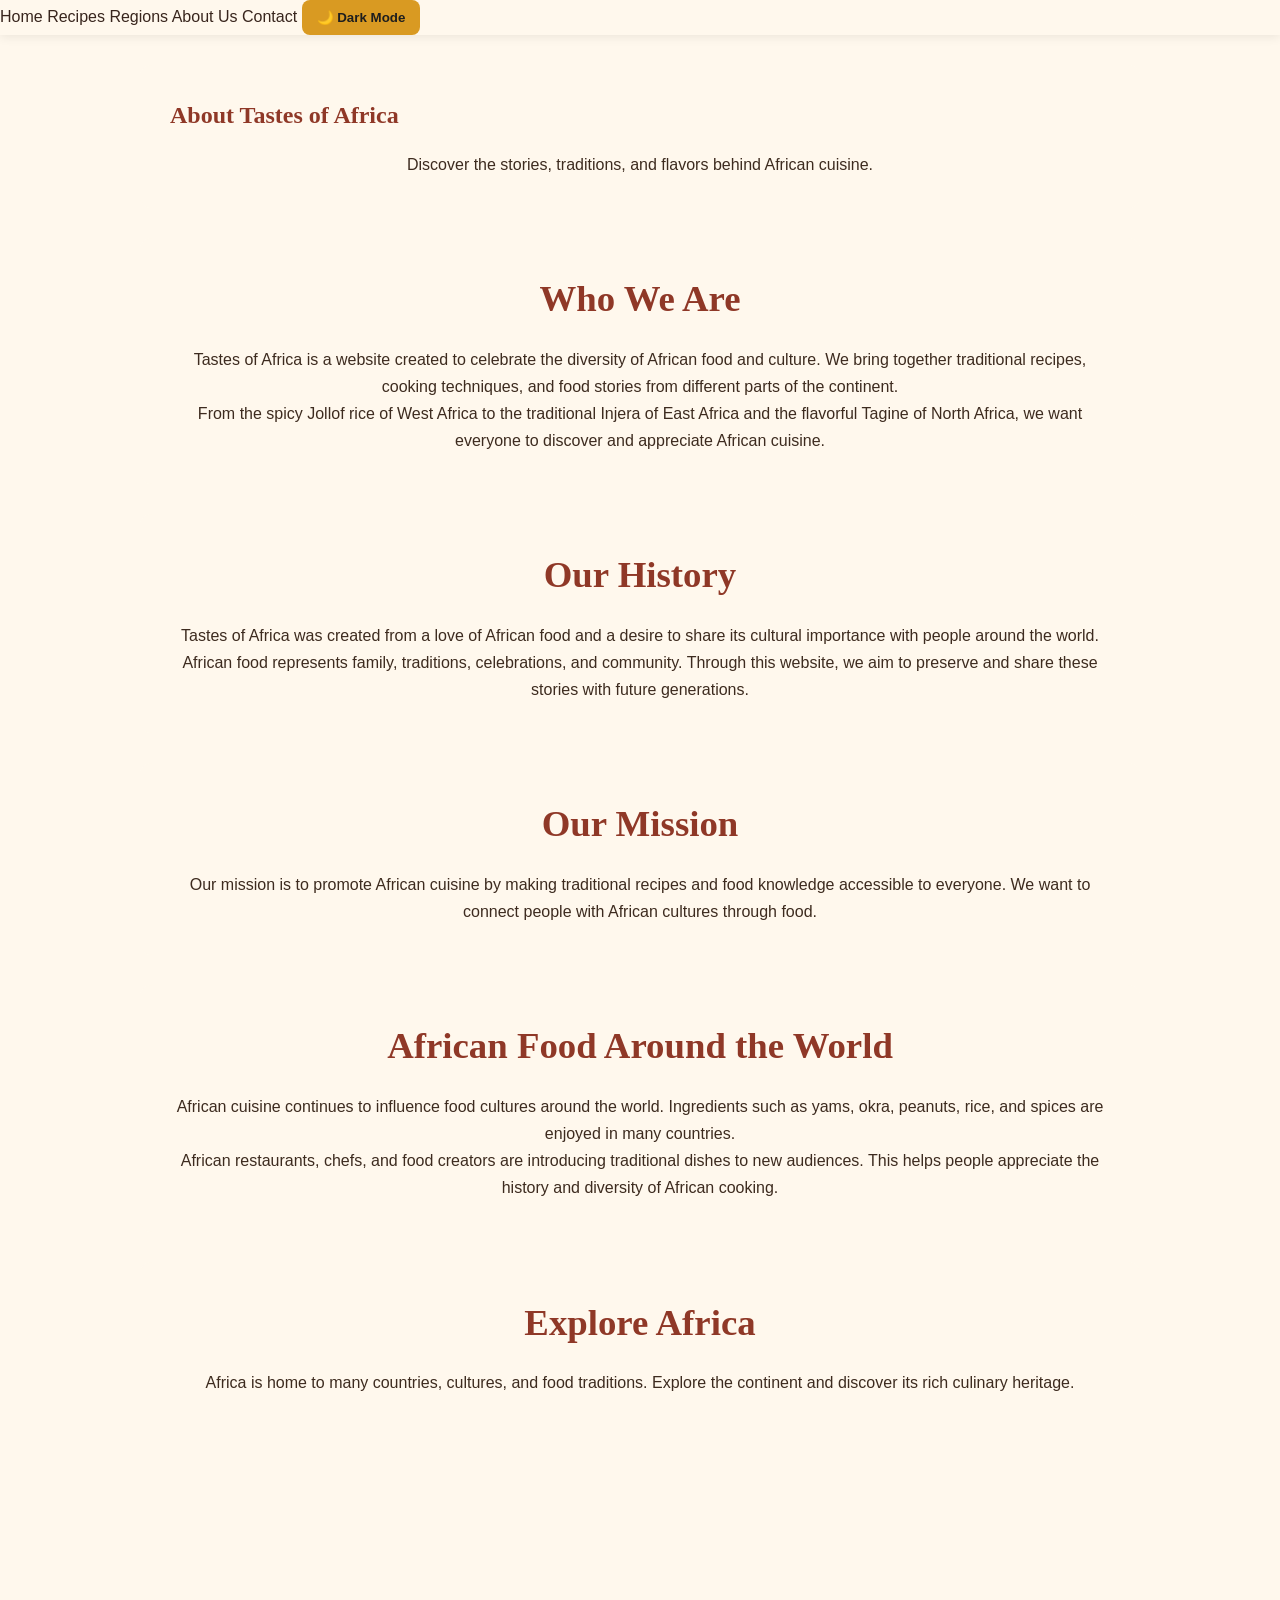
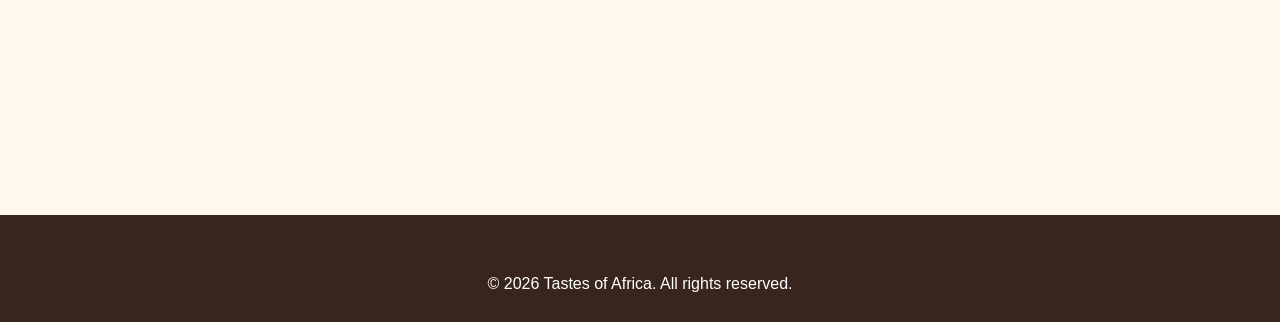
<file: about.html>
<!DOCTYPE html>
<html lang="en">
<head>
    <meta charset="UTF-8">
    <meta name="viewport" content="width=device-width, initial-scale=1.0">
    <title>About Us | Tastes of Africa</title>
    <link rel="stylesheet" href="styles.css">
    <script src="script.js" defer></script>
</head>

<body>

    <header>
        <nav>
            <a href="index.html">Home</a>
            <a href="recipes.html">Recipes</a>
            <a href="regions.html">Regions</a>
            <a href="about.html">About Us</a>
            <a href="contact.html">Contact</a>

            <button id="theme-toggle" class="theme-toggle">
                🌙 Dark Mode
            </button>
        </nav>
    </header>

    <main>

        <section class="page-intro">
            <h1>About Tastes of Africa</h1>
            <p>
                Discover the stories, traditions, and flavors
                behind African cuisine.
            </p>
        </section>

        <section class="about-section">
            <h2>Who We Are</h2>

            <p>
                Tastes of Africa is a website created to celebrate
                the diversity of African food and culture. We bring
                together traditional recipes, cooking techniques,
                and food stories from different parts of the continent.
            </p>

            <p>
                From the spicy Jollof rice of West Africa to the
                traditional Injera of East Africa and the flavorful
                Tagine of North Africa, we want everyone to discover
                and appreciate African cuisine.
            </p>
        </section>

        <section class="about-section">
            <h2>Our History</h2>

            <p>
                Tastes of Africa was created from a love of African
                food and a desire to share its cultural importance
                with people around the world.
            </p>

            <p>
                African food represents family, traditions,
                celebrations, and community. Through this website,
                we aim to preserve and share these stories with
                future generations.
            </p>
        </section>

        <section class="about-section">
            <h2>Our Mission</h2>

            <p>
                Our mission is to promote African cuisine by making
                traditional recipes and food knowledge accessible
                to everyone. We want to connect people with African
                cultures through food.
            </p>
        </section>

        <section class="about-section">
            <h2>African Food Around the World</h2>

            <p>
                African cuisine continues to influence food cultures
                around the world. Ingredients such as yams, okra,
                peanuts, rice, and spices are enjoyed in many countries.
            </p>

            <p>
                African restaurants, chefs, and food creators are
                introducing traditional dishes to new audiences.
                This helps people appreciate the history and
                diversity of African cooking.
            </p>
        </section>

        <section class="about-section">
            <h2>Explore Africa</h2>

            <p>
                Africa is home to many countries, cultures, and
                food traditions. Explore the continent and discover
                its rich culinary heritage.
            </p>

            <iframe
                src="https://www.google.com/maps?q=Africa&output=embed"
                width="100%"
                height="350"
                style="border:0;"
                allowfullscreen=""
                loading="lazy"
                title="Map of Africa">
            </iframe>
        </section>

    </main>

    <footer>
        <p>&copy; 2026 Tastes of Africa. All rights reserved.</p>
    </footer>

</body>
</html>
</file>
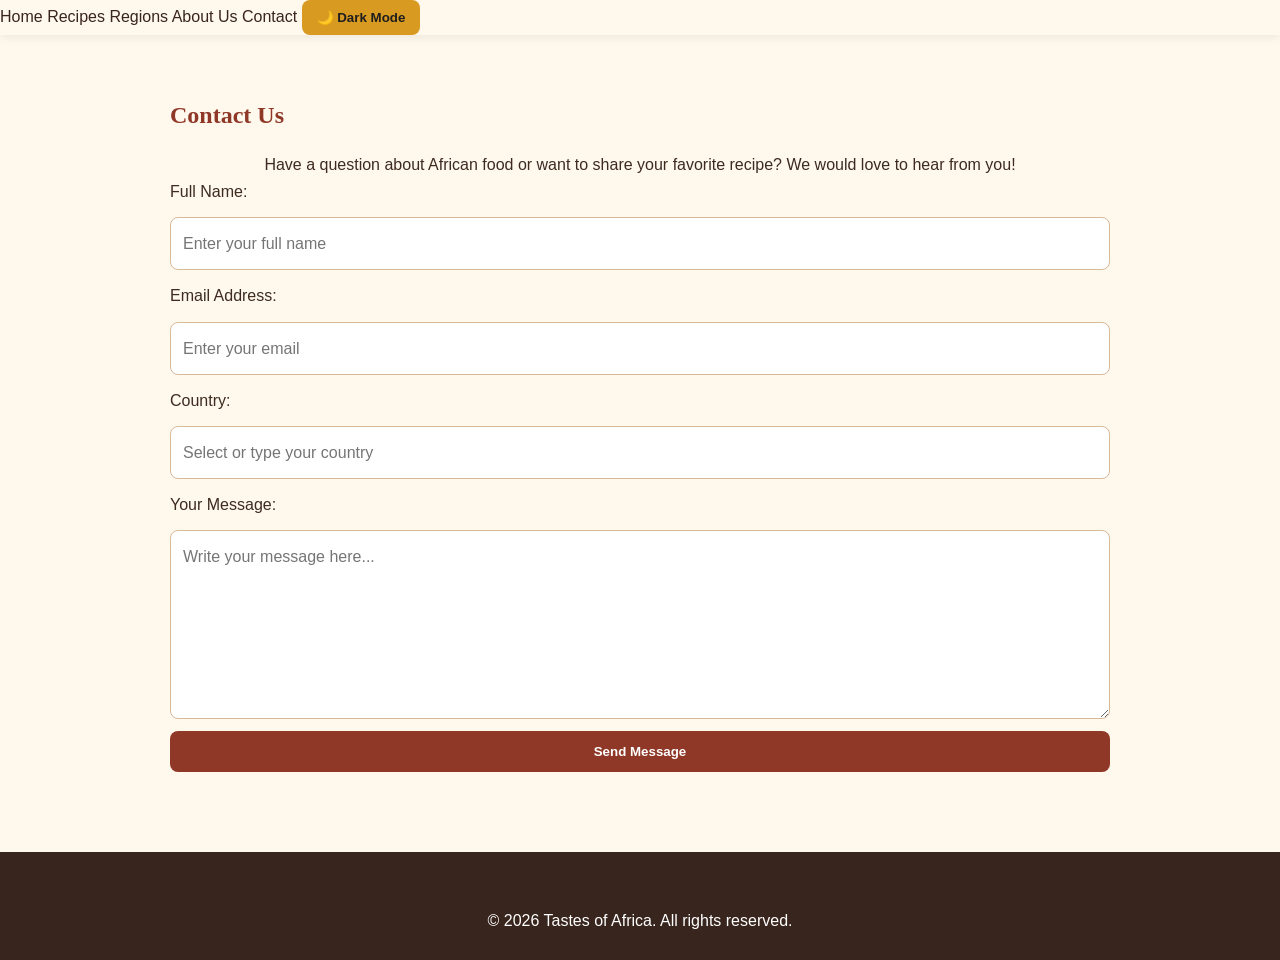
<file: contact.html>
<!DOCTYPE html>
<html lang="en">
<head>
    <meta charset="UTF-8">
    <meta name="viewport" content="width=device-width, initial-scale=1.0">
    <title>Contact Us | Tastes of Africa</title>
    <link rel="stylesheet" href="styles.css">
    <script src="script.js" defer></script>
</head>

<body>

    <header>
        <nav>
            <a href="index.html">Home</a>
            <a href="recipes.html">Recipes</a>
            <a href="regions.html">Regions</a>
            <a href="about.html">About Us</a>
            <a href="contact.html">Contact</a>

            <button id="theme-toggle" class="theme-toggle">
                🌙 Dark Mode
            </button>
        </nav>
    </header>

    <main>
        <section class="contact-section">
            <h1>Contact Us</h1>

            <p>
                Have a question about African food or want to share
                your favorite recipe? We would love to hear from you!
            </p>

            <form id="contact-form">

                <label for="name">Full Name:</label>
                <input
                    type="text"
                    id="name"
                    name="name"
                    placeholder="Enter your full name"
                    required
                >

                <label for="email">Email Address:</label>
                <input
                    type="email"
                    id="email"
                    name="email"
                    placeholder="Enter your email"
                    required
                >

                <label for="country">Country:</label>
                <input
                    type="text"
                    id="country"
                    name="country"
                    list="countries"
                    placeholder="Select or type your country"
                    required
                >

                <datalist id="countries">
                    <option value="Rwanda">
                    <option value="Kenya">
                    <option value="Nigeria">
                    <option value="Ghana">
                    <option value="Uganda">
                    <option value="Tanzania">
                    <option value="South Africa">
                    <option value="Ethiopia">
                </datalist>

                <label for="message">Your Message:</label>
                <textarea
                    id="message"
                    name="message"
                    rows="6"
                    placeholder="Write your message here..."
                    required
                ></textarea>

                <button type="submit">Send Message</button>

            </form>

            <div id="thank-you-message"></div>

        </section>
    </main>

    <footer>
        <p>&copy; 2026 Tastes of Africa. All rights reserved.</p>
    </footer>

</body>
</html>
</file>
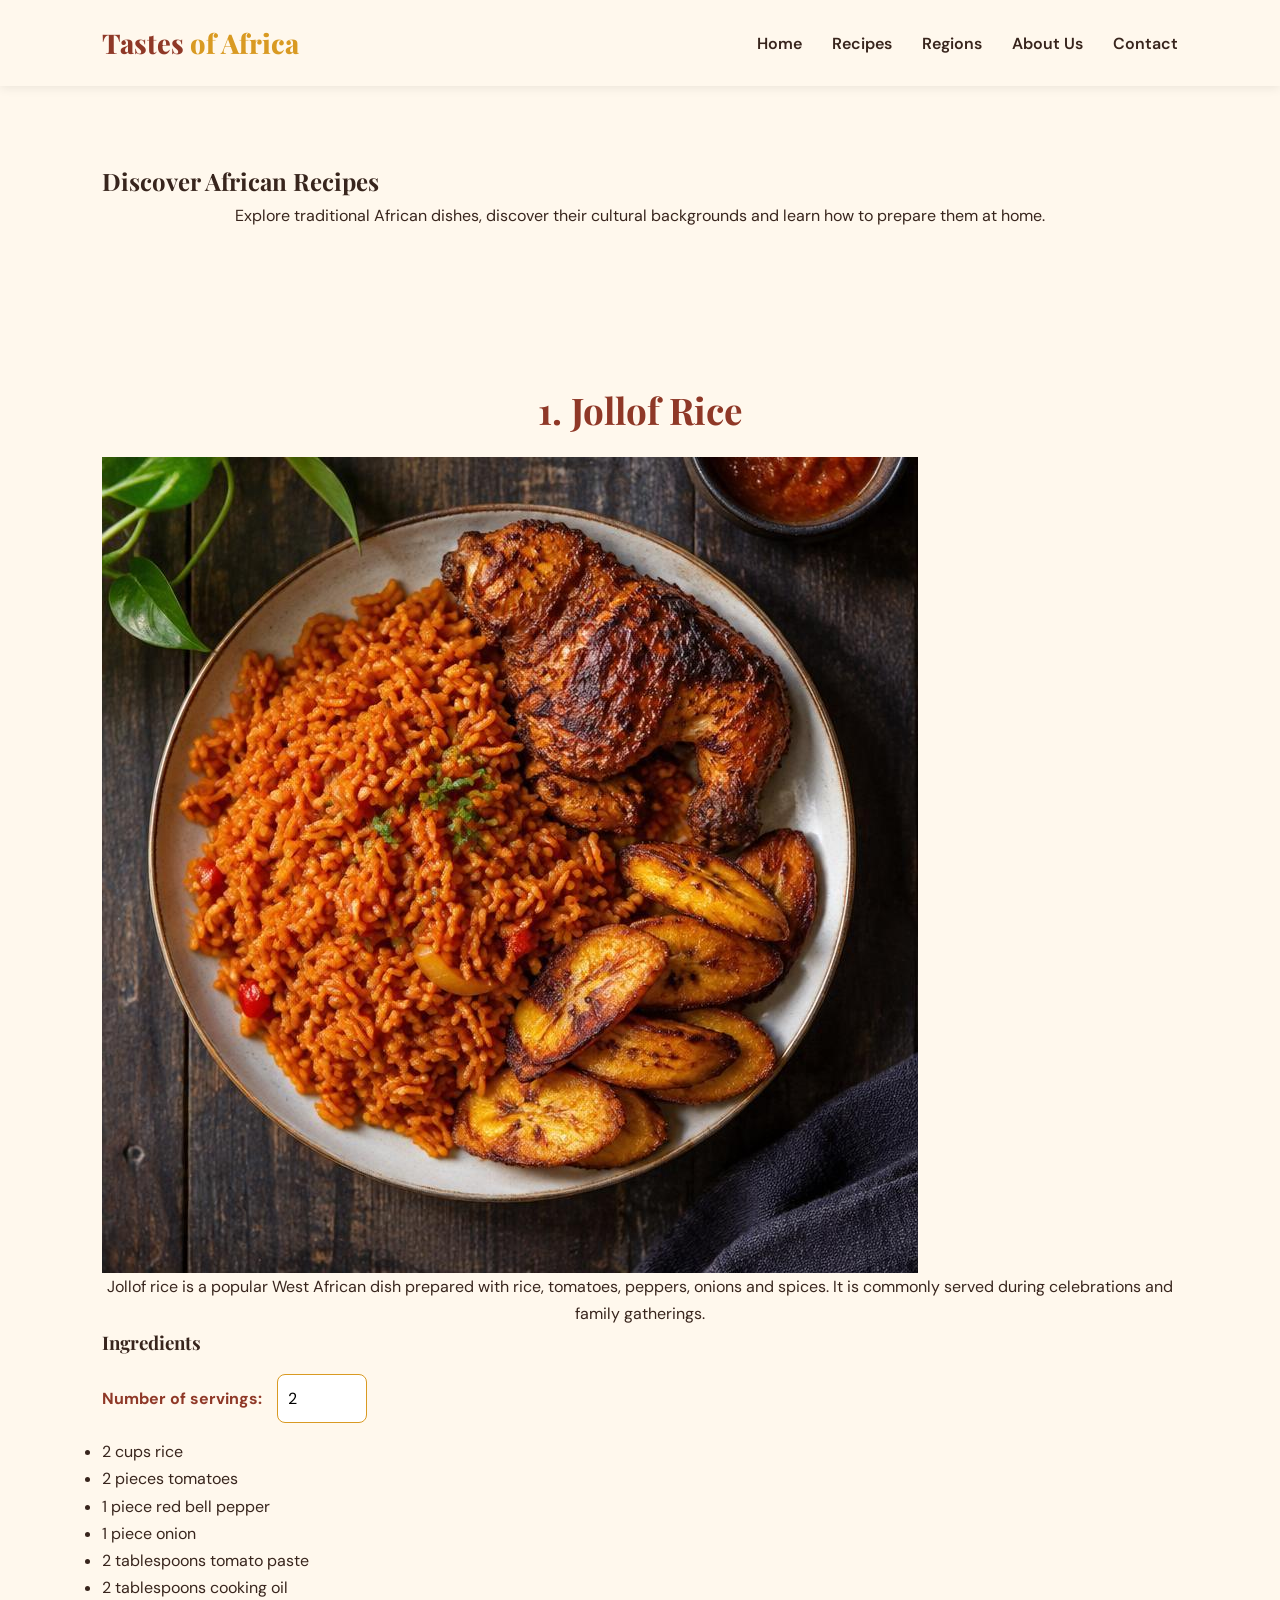
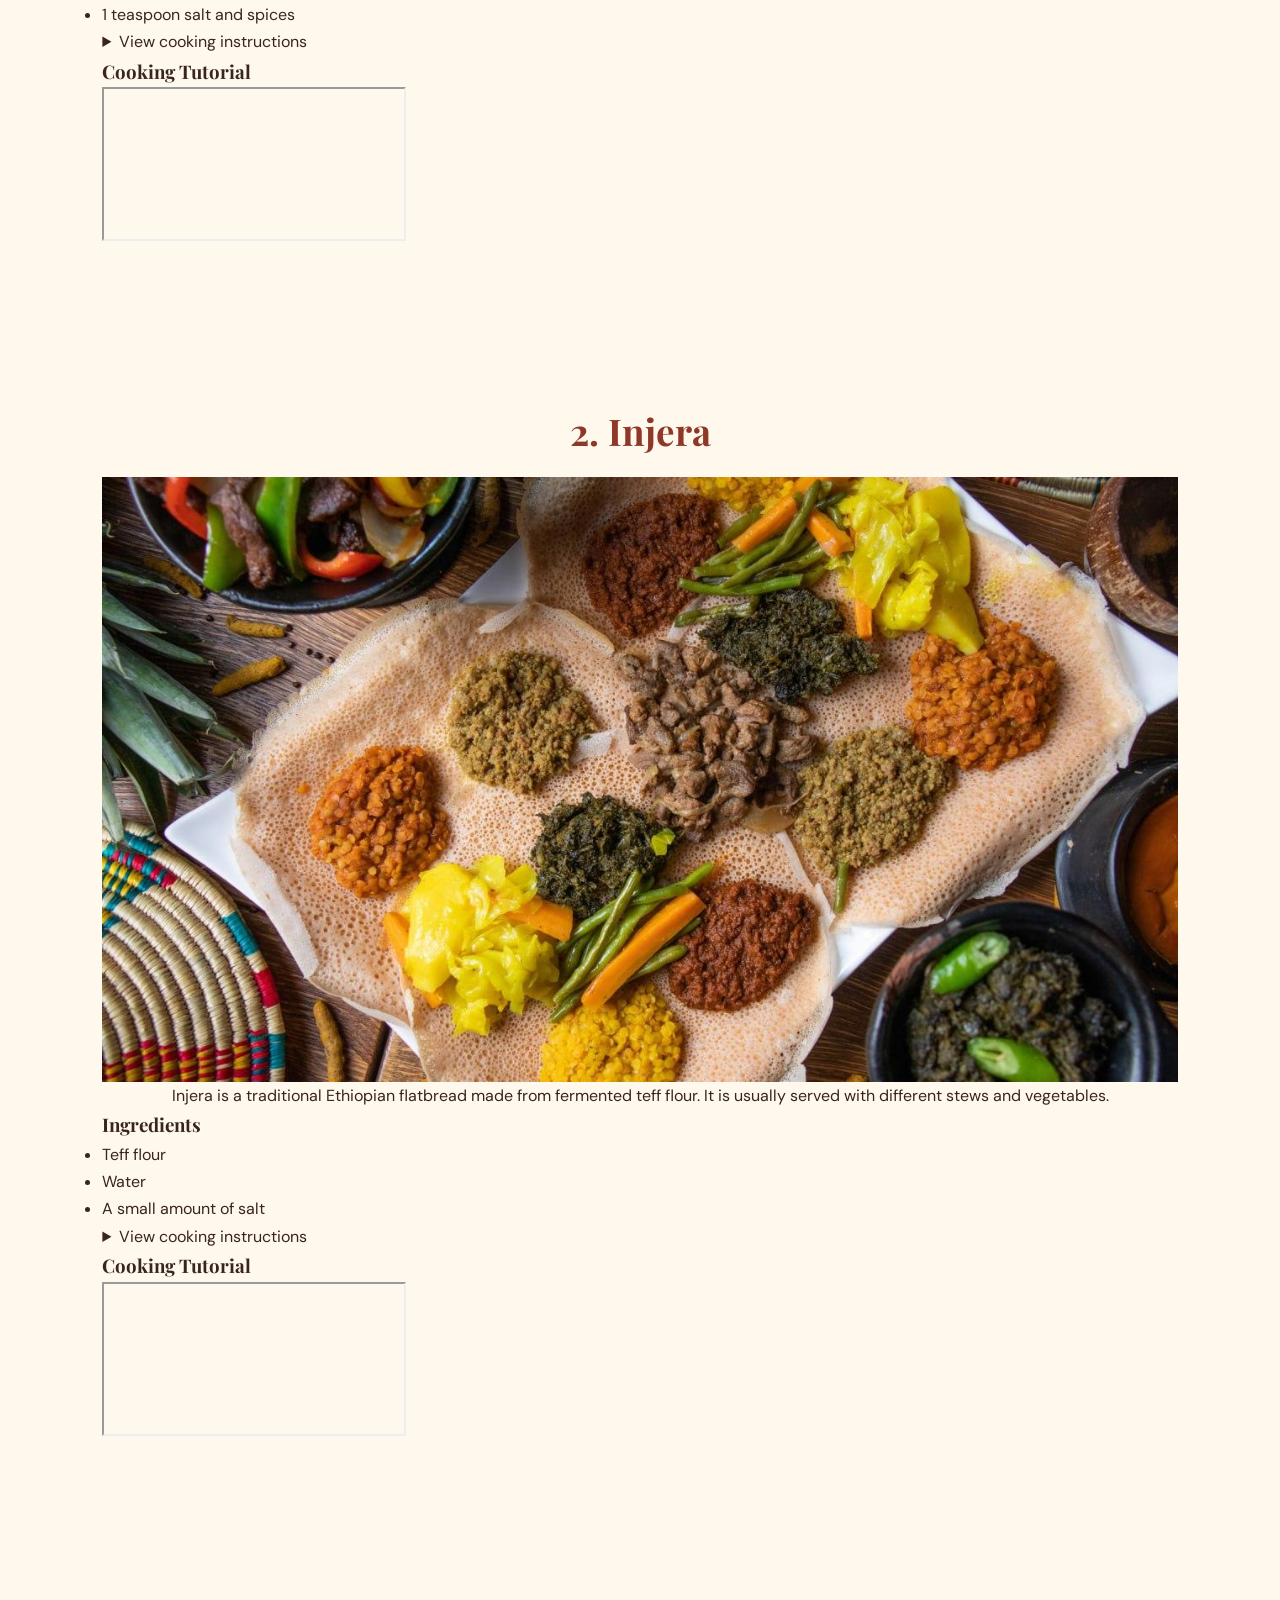
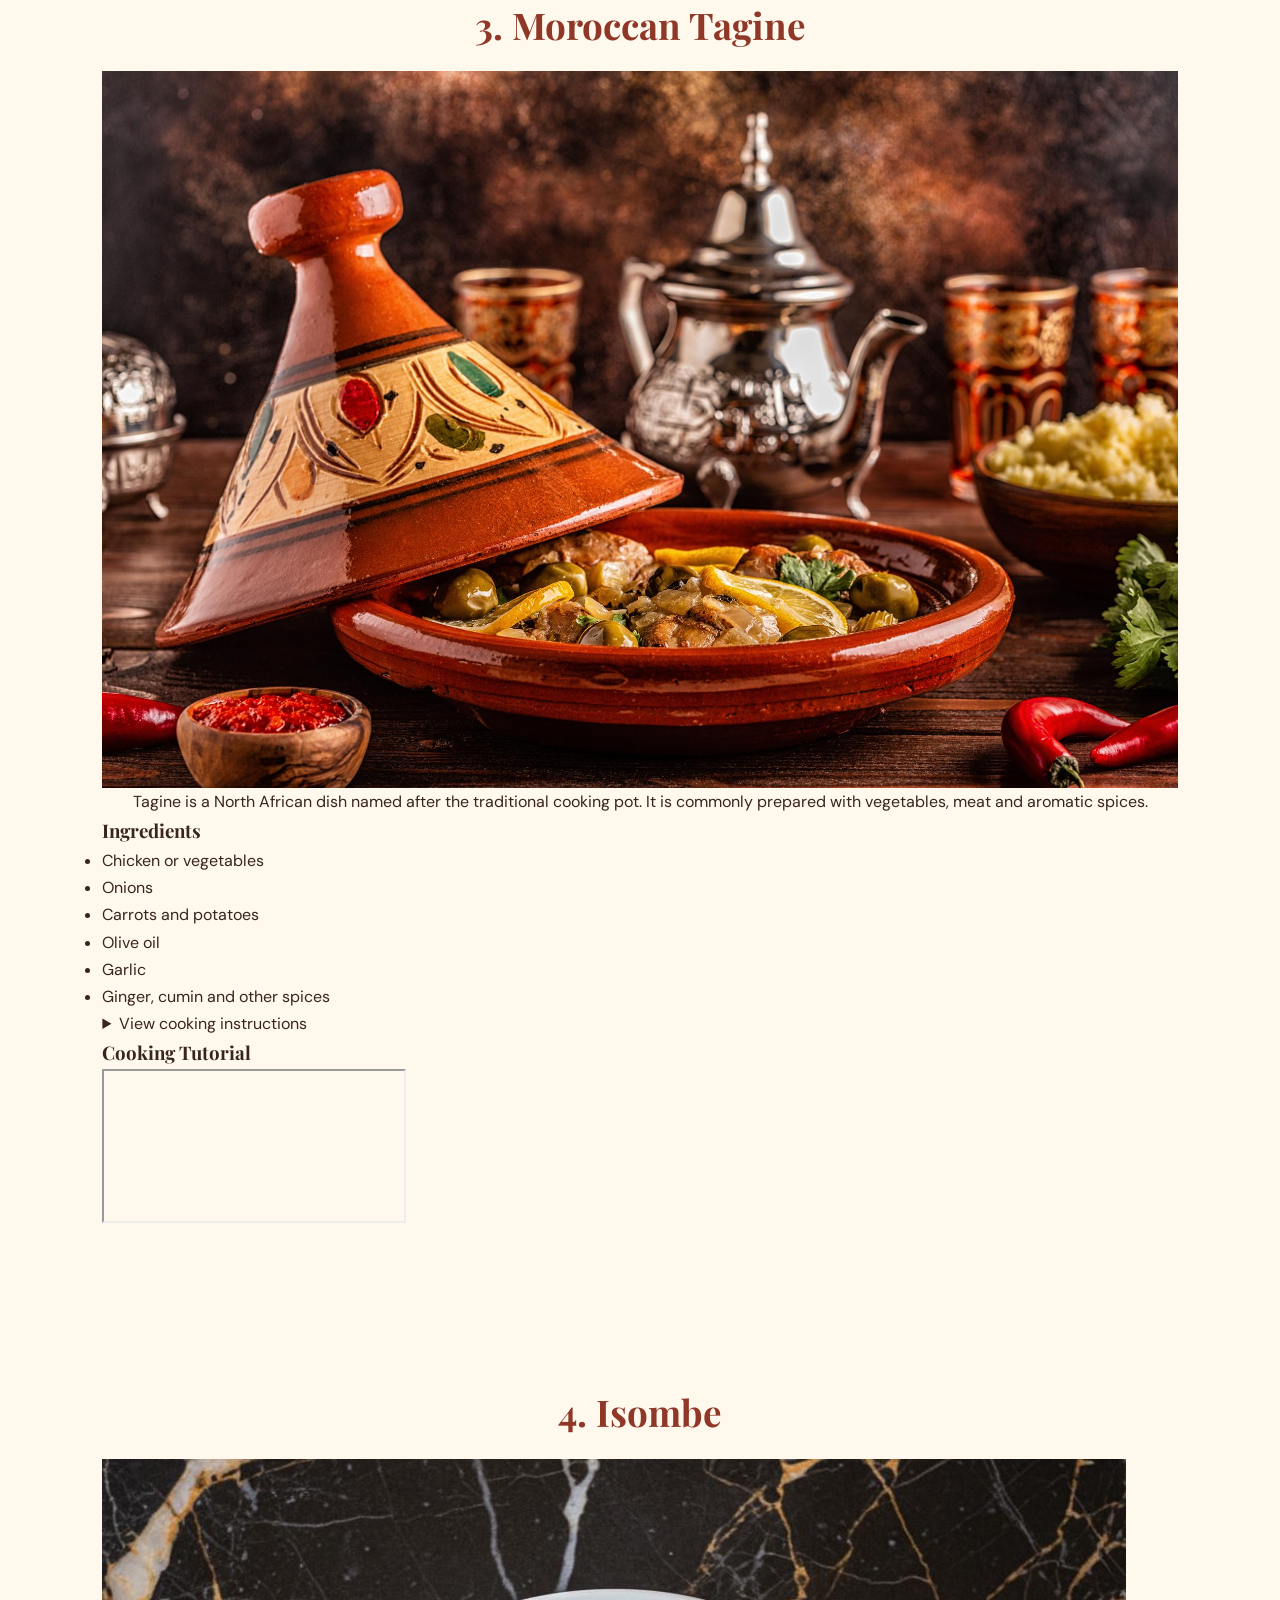
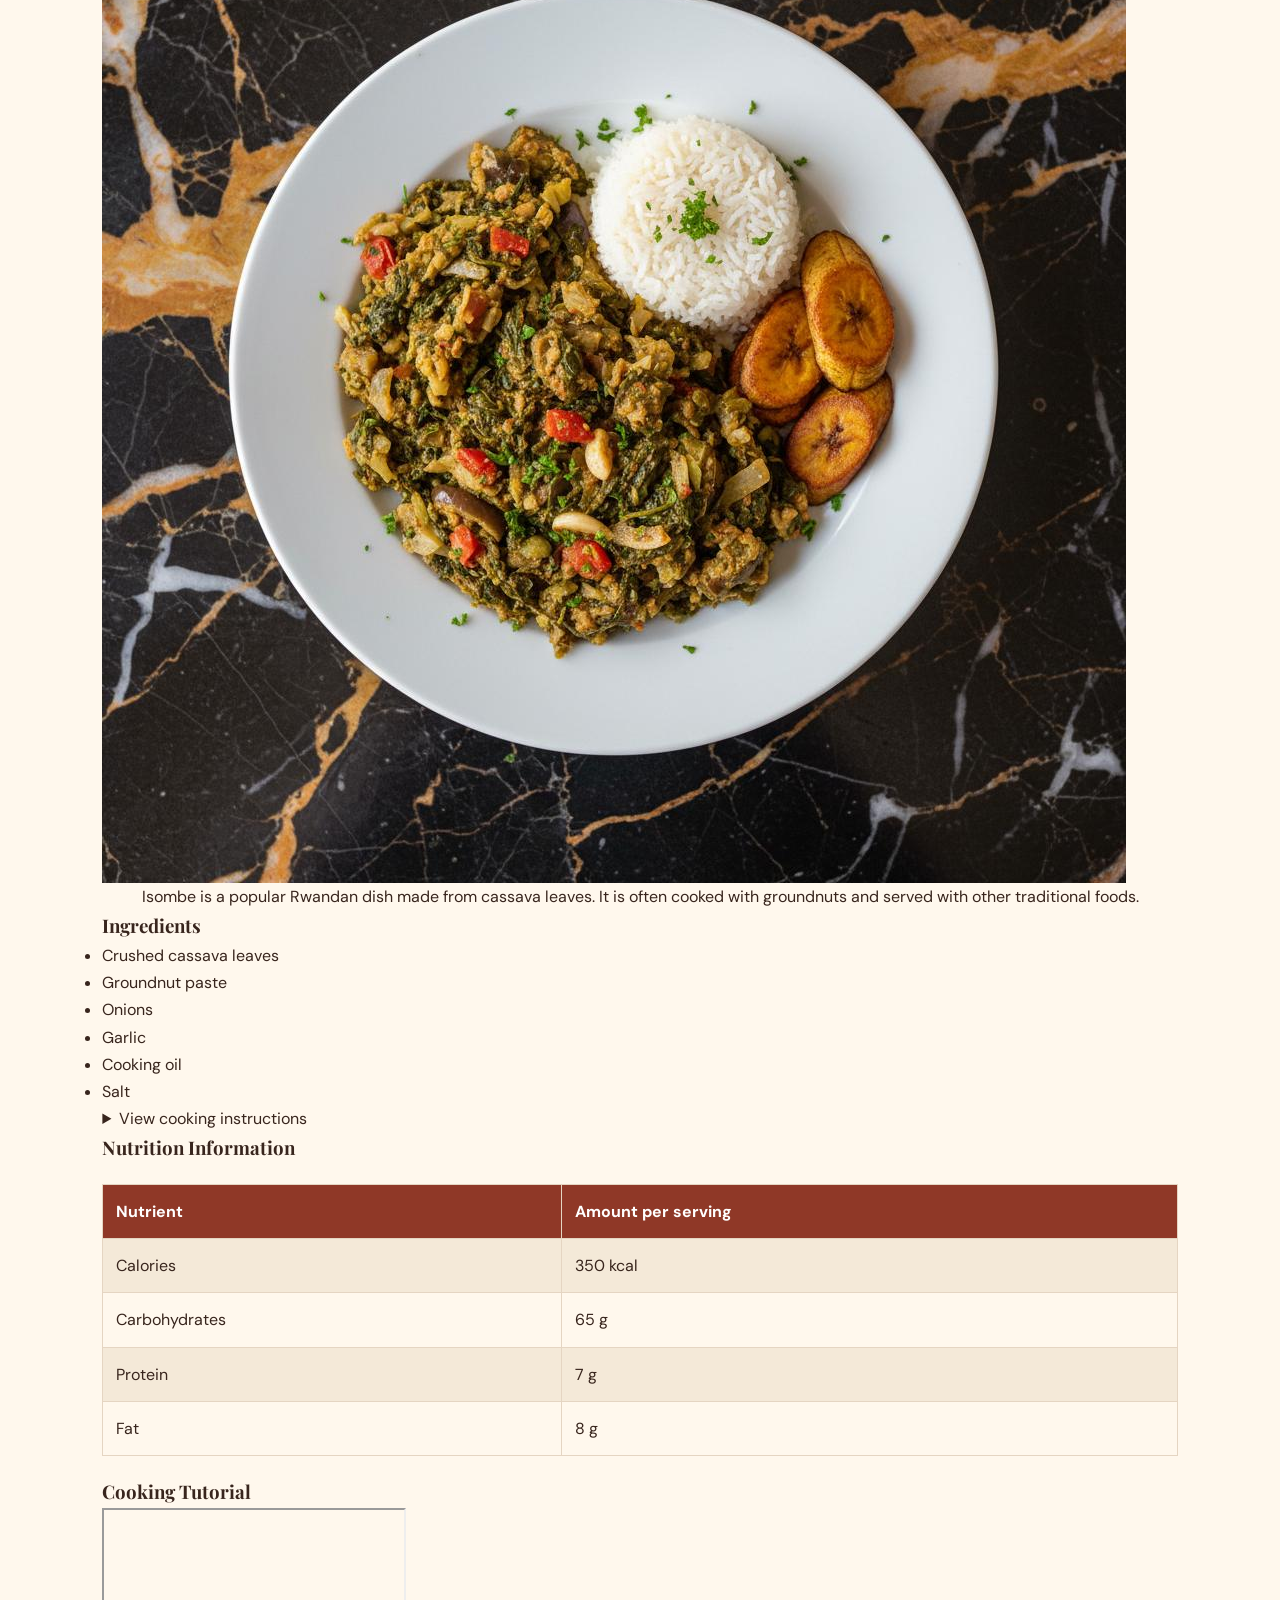
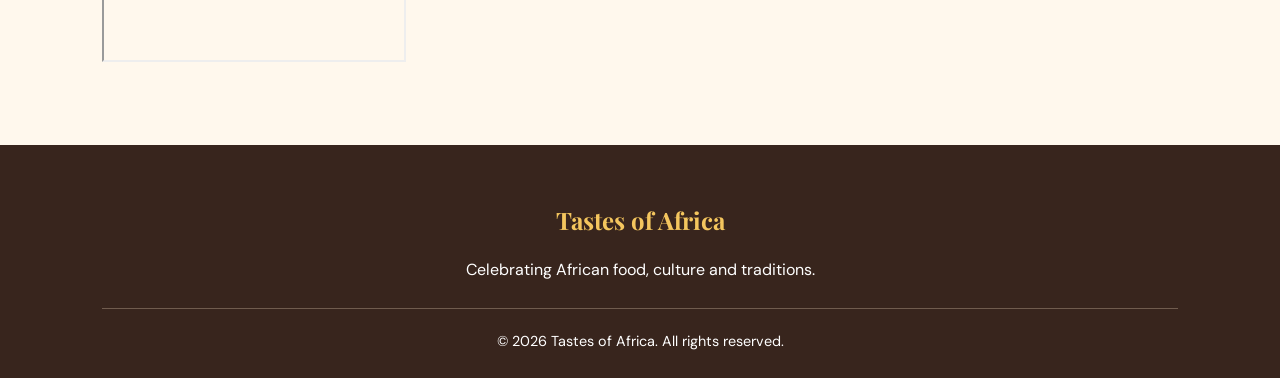
<file: recipes.html>
<!DOCTYPE html>
<html lang="en">

<head>
    <meta charset="UTF-8">
    <meta name="viewport" content="width=device-width, initial-scale=1.0">

    <title>African Recipes | Tastes of Africa</title>

    <link rel="stylesheet" href="styles.css">

    <link href="https://fonts.googleapis.com/css2?family=DM+Sans:wght@400;500;600;700&family=Playfair+Display:wght@600;700;800&display=swap" rel="stylesheet">
</head>

<body>

    <!-- NAVIGATION BAR -->
    <header>
        <nav class="navbar">

            <a href="index.html" class="logo">
                Tastes <span>of Africa</span>
            </a>

            <ul class="nav-links">
                <li><a href="index.html">Home</a></li>
                <li><a href="recipes.html">Recipes</a></li>
                <li><a href="regions.html">Regions</a></li>
                <li><a href="about.html">About Us</a></li>
                <li><a href="contact.html">Contact</a></li>
            </ul>

        </nav>
    </header>


    <!-- PAGE INTRODUCTION -->
    <section class="recipe-intro">

        <h1>Discover African Recipes</h1>

        <p>
            Explore traditional African dishes, discover their cultural
            backgrounds and learn how to prepare them at home.
        </p>

    </section>


    <!-- JOLLOF RICE -->
    <section class="recipe-detail">

        <h2>1. Jollof Rice</h2>

        <img src="images/jollof.jpeg"
             alt="Traditional West African Jollof rice">

        <p>
            Jollof rice is a popular West African dish prepared with rice,
            tomatoes, peppers, onions and spices. It is commonly served
            during celebrations and family gatherings.
        </p>

        <h3>Ingredients</h3>

        <!-- INGREDIENT SCALING -->
        <div class="ingredient-scaler">

            <label for="jollof-servings">
                Number of servings:
            </label>

            <input
                type="number"
                id="jollof-servings"
                min="1"
                max="12"
                value="2"
            >

        </div>

        <ul id="jollof-ingredients">

            <li>
                <span data-base="2" data-unit="cups">2 cups</span> rice
            </li>

            <li>
                <span data-base="2" data-unit="pieces">2 pieces</span> tomatoes
            </li>

            <li>
                <span data-base="1" data-unit="piece">1 piece</span> red bell pepper
            </li>

            <li>
                <span data-base="1" data-unit="piece">1 piece</span> onion
            </li>

            <li>
                <span data-base="2" data-unit="tablespoons">2 tablespoons</span> tomato paste
            </li>

            <li>
                <span data-base="2" data-unit="tablespoons">2 tablespoons</span> cooking oil
            </li>

            <li>
                <span data-base="1" data-unit="teaspoon">1 teaspoon</span> salt and spices
            </li>

        </ul>

        <details>

            <summary>View cooking instructions</summary>

            <ol>
                <li>Blend tomatoes, peppers and onions.</li>
                <li>Heat oil and cook the tomato paste.</li>
                <li>Add the blended mixture and spices.</li>
                <li>Add washed rice and water.</li>
                <li>Cover and cook until the rice is soft.</li>
                <li>Serve hot and enjoy!</li>
            </ol>

        </details>

        <h3>Cooking Tutorial</h3>

        <iframe
            src="https://www.youtube.com/watch?v=jDbUg4f9EFw&pp=ygUXaG93IHRvIGNvb2sgam9sbG9mIHJpY2U%3D"
            title="Jollof rice cooking tutorial"
            allowfullscreen>
        </iframe>

    </section>


    <!-- INJERA -->
    <section class="recipe-detail">

        <h2>2. Injera</h2>

        <img src="images/injera.jpeg"
             alt="Traditional Ethiopian injera">

        <p>
            Injera is a traditional Ethiopian flatbread made from
            fermented teff flour. It is usually served with different
            stews and vegetables.
        </p>

        <h3>Ingredients</h3>

        <ul>
            <li>Teff flour</li>
            <li>Water</li>
            <li>A small amount of salt</li>
        </ul>

        <details>

            <summary>View cooking instructions</summary>

            <ol>
                <li>Mix teff flour and water.</li>
                <li>Allow the mixture to ferment.</li>
                <li>Heat a non-stick pan.</li>
                <li>Pour in a thin layer of batter.</li>
                <li>Cover and cook until the surface sets.</li>
                <li>Serve with your favourite stew.</li>
            </ol>

        </details>

        <h3>Cooking Tutorial</h3>

        <iframe
            src="https://www.youtube.com/watch?v=VLDlO2CIMbQ&pp=ygUcaG93IHRvIGNvb2sgaW5qZXJhIGV0aGlvcGlhbg%3D%3D"
            title="Injera cooking tutorial"
            allowfullscreen>
        </iframe>

    </section>


    <!-- MOROCCAN TAGINE -->
    <section class="recipe-detail">

        <h2>3. Moroccan Tagine</h2>

        <img src="images/tagine.jpeg"
             alt="Moroccan tagine dish">

        <p>
            Tagine is a North African dish named after the traditional
            cooking pot. It is commonly prepared with vegetables,
            meat and aromatic spices.
        </p>

        <h3>Ingredients</h3>

        <ul>
            <li>Chicken or vegetables</li>
            <li>Onions</li>
            <li>Carrots and potatoes</li>
            <li>Olive oil</li>
            <li>Garlic</li>
            <li>Ginger, cumin and other spices</li>
        </ul>

        <details>

            <summary>View cooking instructions</summary>

            <ol>
                <li>Heat olive oil in a cooking pot.</li>
                <li>Add onions and garlic.</li>
                <li>Add your chicken or vegetables.</li>
                <li>Add spices and a little water.</li>
                <li>Cover and cook slowly until tender.</li>
                <li>Serve warm.</li>
            </ol>

        </details>

        <h3>Cooking Tutorial</h3>

        <iframe
            src="https://www.youtube.com/watch?v=k5grI8mJM7c&pp=ygUbaG93IHRvIGNvb2sgdGFnaW5lIG1vcm9jY2Fu"
            title="Moroccan tagine cooking tutorial"
            allowfullscreen>
        </iframe>

    </section>


    <!-- ISOMBE -->
    <section class="recipe-detail">

        <h2>4. Isombe</h2>

        <img src="images/isombe.jpeg"
             alt="Traditional Rwandan isombe">

        <p>
            Isombe is a popular Rwandan dish made from cassava leaves.
            It is often cooked with groundnuts and served with other
            traditional foods.
        </p>

        <h3>Ingredients</h3>

        <ul>
            <li>Crushed cassava leaves</li>
            <li>Groundnut paste</li>
            <li>Onions</li>
            <li>Garlic</li>
            <li>Cooking oil</li>
            <li>Salt</li>
        </ul>

        <details>

            <summary>View cooking instructions</summary>

            <ol>
                <li>Wash and prepare the cassava leaves.</li>
                <li>Cook the leaves until tender.</li>
                <li>Add onions and garlic.</li>
                <li>Mix in groundnut paste.</li>
                <li>Simmer until everything is well cooked.</li>
                <li>Serve with your preferred side dish.</li>
            </ol>

        </details>
        
<h3>Nutrition Information</h3>

<table class="nutrition-table">
    <tr>
        <th>Nutrient</th>
        <th>Amount per serving</th>
    </tr>
    <tr>
        <td>Calories</td>
        <td>350 kcal</td>
    </tr>
    <tr>
        <td>Carbohydrates</td>
        <td>65 g</td>
    </tr>
    <tr>
        <td>Protein</td>
        <td>7 g</td>
    </tr>
    <tr>
        <td>Fat</td>
        <td>8 g</td>
    </tr>
</table>


        <h3>Cooking Tutorial</h3>

        <iframe
            src="https://www.youtube.com/watch?v=eFt-j42yaRY&pp=ygUSaG93IHRvIGNvb2sgaXNvbWJl"
            title="Isombe cooking tutorial"
            allowfullscreen>
        </iframe>

    </section>


    <!-- FOOTER -->
    <footer>

        <div class="footer-content">

            <h2>Tastes of Africa</h2>

            <p>
                Celebrating African food, culture and traditions.
            </p>

        </div>

        <p class="copyright">
            &copy; 2026 Tastes of Africa. All rights reserved.
        </p>

    </footer>


    <!-- JAVASCRIPT -->
    <script src="script.js" defer></script>

</body>
</html>
</file>
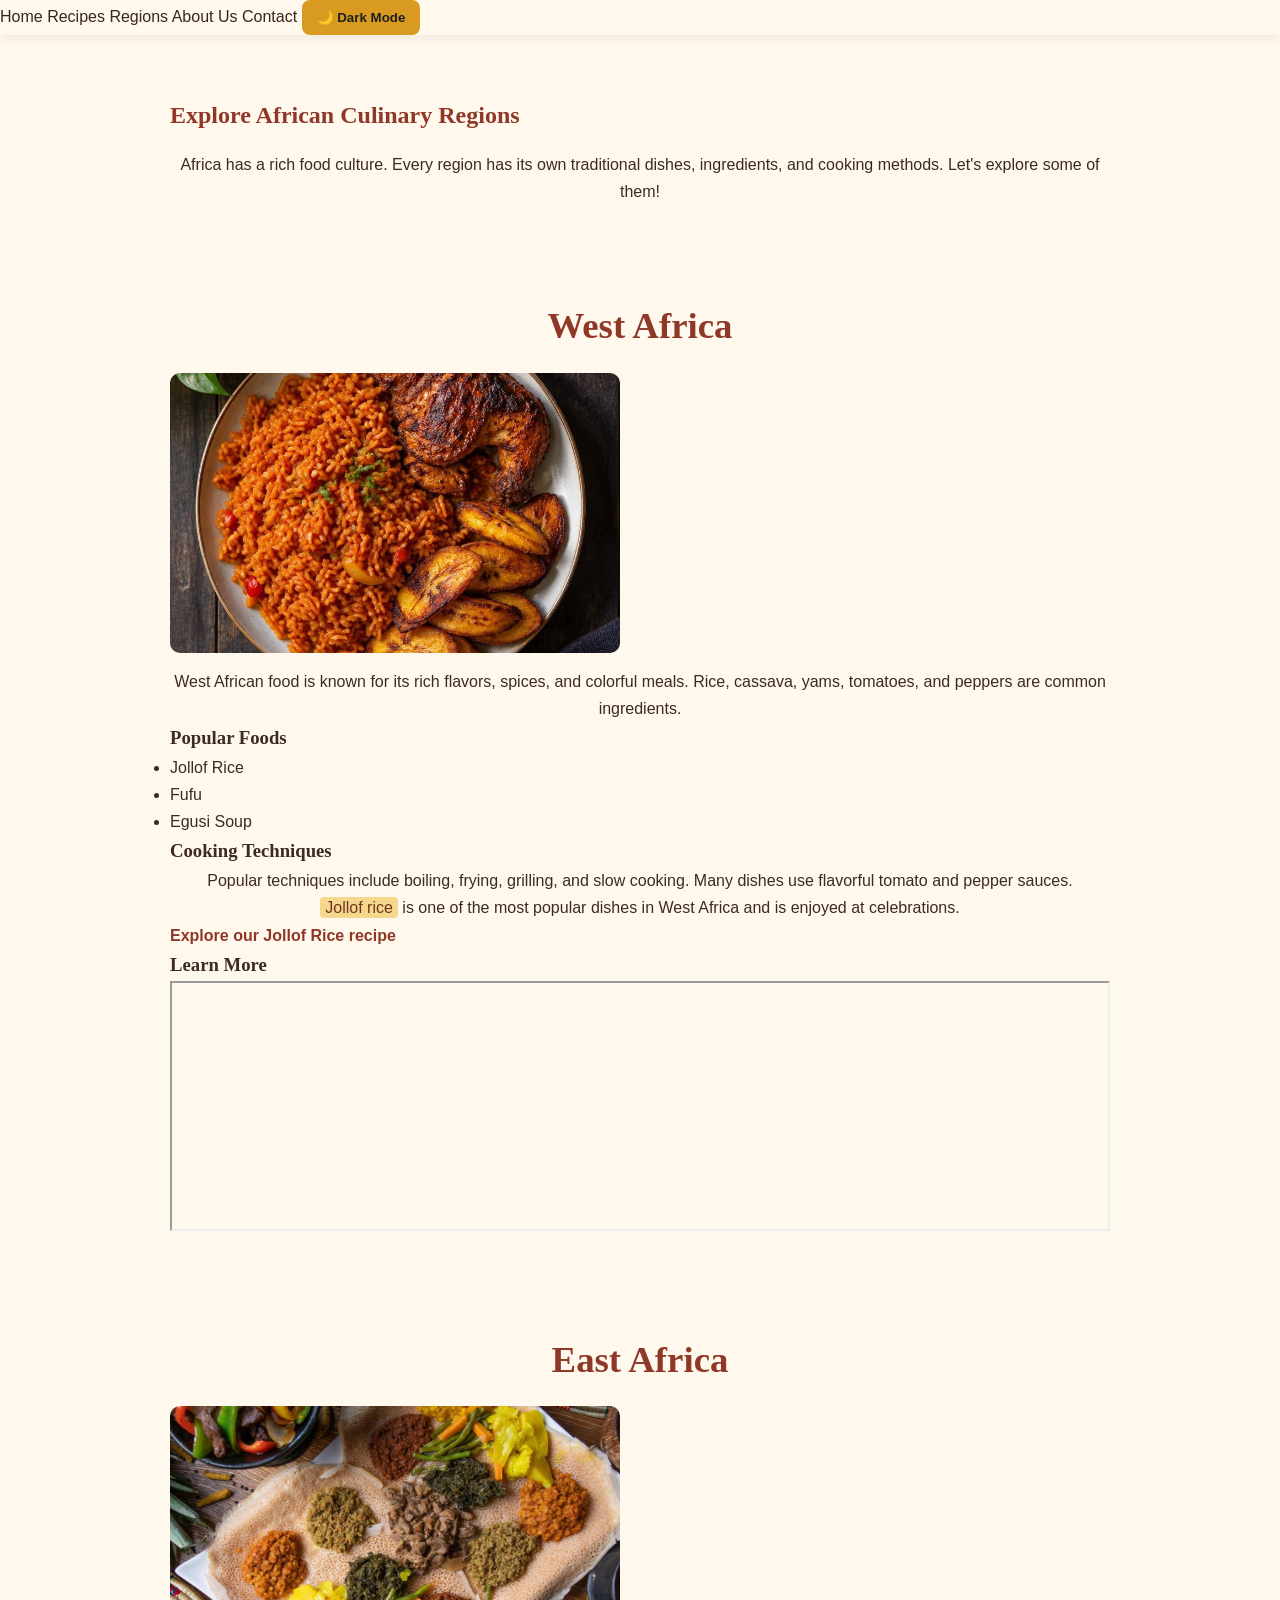
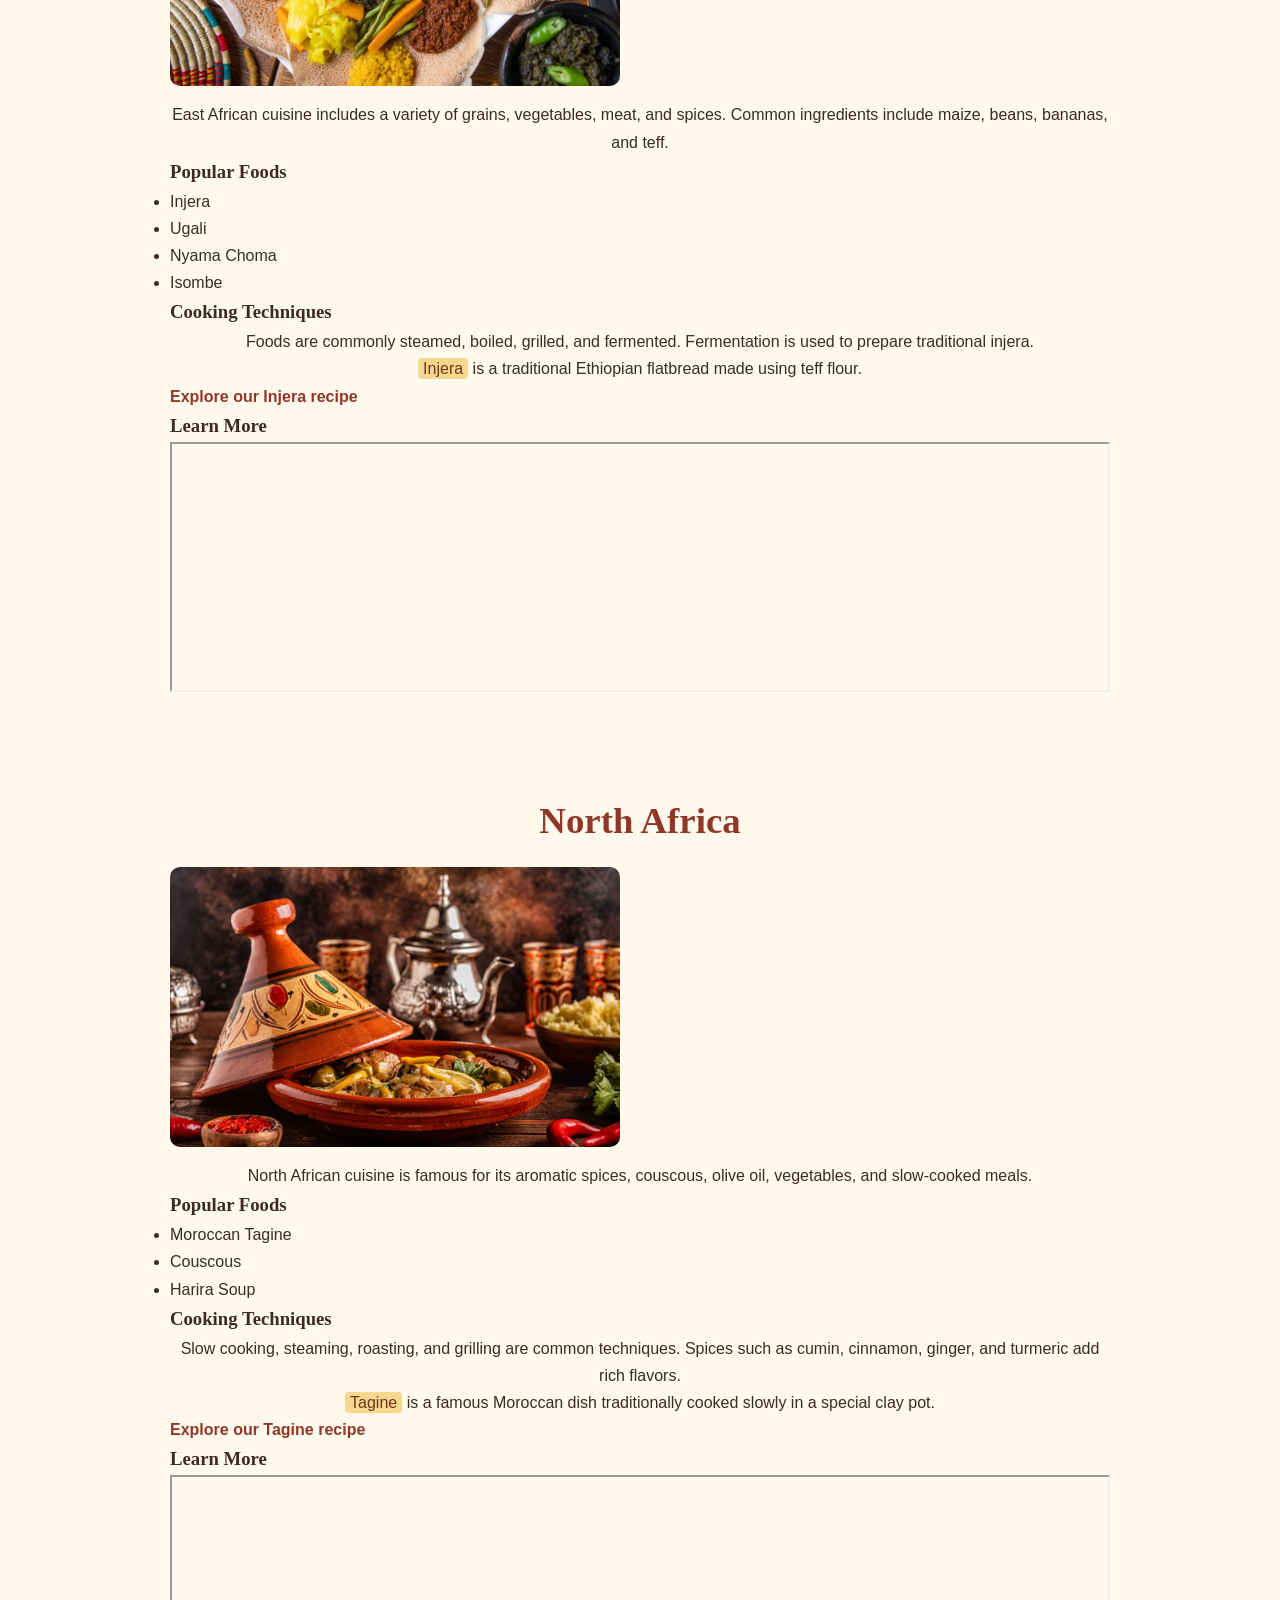
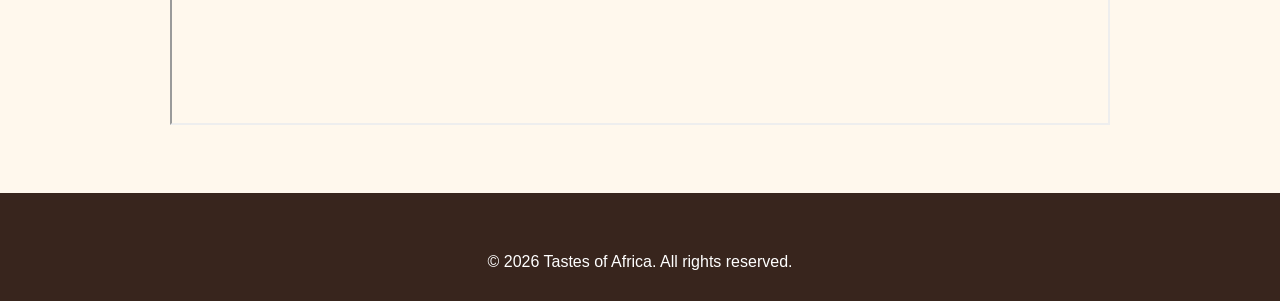
<file: regions.html>
<!DOCTYPE html>
<html lang="en">
<head>
    <meta charset="UTF-8">
    <meta name="viewport" content="width=device-width, initial-scale=1.0">
    <title>Culinary Regions | Tastes of Africa</title>
    <link rel="stylesheet" href="styles.css">
    <script src="script.js" defer></script>
</head>

<body>

    <header>
        <nav>
            <a href="index.html">Home</a>
            <a href="recipes.html">Recipes</a>
            <a href="regions.html">Regions</a>
            <a href="about.html">About Us</a>
            <a href="contact.html">Contact</a>

            <button id="theme-toggle" class="theme-toggle">
                🌙 Dark Mode
            </button>
        </nav>
    </header>

    <main>

        <section class="page-intro">
            <h1>Explore African Culinary Regions</h1>
            <p>
                Africa has a rich food culture. Every region has its own
                traditional dishes, ingredients, and cooking methods.
                Let's explore some of them!
            </p>
        </section>

        <!-- WEST AFRICA -->
        <section class="region-section">
            <h2>West Africa</h2>

            <img src="images/jollof.jpeg"
                 alt="A plate of West African Jollof rice"
                 width="400">

            <p>
                West African food is known for its rich flavors,
                spices, and colorful meals. Rice, cassava, yams,
                tomatoes, and peppers are common ingredients.
            </p>

            <h3>Popular Foods</h3>
            <ul>
                <li>Jollof Rice</li>
                <li>Fufu</li>
                <li>Egusi Soup</li>
            </ul>

            <h3>Cooking Techniques</h3>
            <p>
                Popular techniques include boiling, frying, grilling,
                and slow cooking. Many dishes use flavorful tomato
                and pepper sauces.
            </p>

            <p>
                <mark>Jollof rice</mark> is one of the most popular
                dishes in West Africa and is enjoyed at celebrations.
            </p>

            <a href="recipes.html">Explore our Jollof Rice recipe</a>

            <h3>Learn More</h3>
            <iframe
                width="100%"
                height="250"
                src="https://www.youtube.com/embed/VIDEO_ID"
                title="West African food culture"
                allowfullscreen>
            </iframe>
        </section>

        <!-- EAST AFRICA -->
        <section class="region-section">
            <h2>East Africa</h2>

            <img src="images/injera.jpeg"
                 alt="Traditional Ethiopian injera"
                 width="400">

            <p>
                East African cuisine includes a variety of grains,
                vegetables, meat, and spices. Common ingredients
                include maize, beans, bananas, and teff.
            </p>

            <h3>Popular Foods</h3>
            <ul>
                <li>Injera</li>
                <li>Ugali</li>
                <li>Nyama Choma</li>
                <li>Isombe</li>
            </ul>

            <h3>Cooking Techniques</h3>
            <p>
                Foods are commonly steamed, boiled, grilled,
                and fermented. Fermentation is used to prepare
                traditional injera.
            </p>

            <p>
                <mark>Injera</mark> is a traditional Ethiopian
                flatbread made using teff flour.
            </p>

            <a href="recipes.html">Explore our Injera recipe</a>

            <h3>Learn More</h3>
            <iframe
                width="100%"
                height="250"
                src="https://www.youtube.com/embed/VIDEO_ID"
                title="East African food culture"
                allowfullscreen>
            </iframe>
        </section>

        <!-- NORTH AFRICA -->
        <section class="region-section">
            <h2>North Africa</h2>

            <img src="images/tagine.jpeg"
                 alt="Traditional Moroccan tagine"
                 width="400">

            <p>
                North African cuisine is famous for its aromatic
                spices, couscous, olive oil, vegetables, and
                slow-cooked meals.
            </p>

            <h3>Popular Foods</h3>
            <ul>
                <li>Moroccan Tagine</li>
                <li>Couscous</li>
                <li>Harira Soup</li>
            </ul>

            <h3>Cooking Techniques</h3>
            <p>
                Slow cooking, steaming, roasting, and grilling
                are common techniques. Spices such as cumin,
                cinnamon, ginger, and turmeric add rich flavors.
            </p>

            <p>
                <mark>Tagine</mark> is a famous Moroccan dish
                traditionally cooked slowly in a special clay pot.
            </p>

            <a href="recipes.html">Explore our Tagine recipe</a>

            <h3>Learn More</h3>
            <iframe
                width="100%"
                height="250"
                src="https://www.youtube.com/embed/VIDEO_ID"
                title="North African food culture"
                allowfullscreen>
            </iframe>
        </section>

    </main>

    <footer>
        <p>&copy; 2026 Tastes of Africa. All rights reserved.</p>
    </footer>

</body>
</html>
</file>
<file: styles.css>
/* 1. GOOGLE FONTS AND GENERAL STYLING */

* {
    margin: 0;
    padding: 0;
    box-sizing: border-box;
}

html {
    scroll-behavior: smooth;
}

body {
    font-family: 'DM Sans', sans-serif;
    background-color: #FFF8ED;
    color: #38251D;
    line-height: 1.7;
}

h1, h2, h3 {
    font-family: 'Playfair Display', serif;
}

a {
    text-decoration: none;
    color: inherit;
}

img {
    max-width: 100%;
    display: block;
}

section {
    padding: 75px 8%;
}

section h2 {
    text-align: center;
    font-size: 2.3rem;
    color: #8F3827;
    margin-bottom: 15px;
}

section > p {
    text-align: center;
}


/* =================================
   2. NAVIGATION BAR
================================= */

header {
    background-color: #FFF8ED;
    position: sticky;
    top: 0;
    z-index: 1000;
    box-shadow: 0 2px 10px rgba(0,0,0,0.08);
}

.navbar {
    display: flex;
    justify-content: space-between;
    align-items: center;
    padding: 20px 8%;
}

.logo {
    font-family: 'Playfair Display', serif;
    font-size: 1.7rem;
    font-weight: 800;
    color: #8F3827;
}

.logo span {
    color: #D99A22;
}

.nav-links {
    display: flex;
    gap: 30px;
    list-style: none;
}

.nav-links a {
    font-weight: 600;
    transition: 0.3s;
}

.nav-links a:hover {
    color: #B84A2F;
    text-decoration: underline;
}


/* =================================
   3. HERO SECTION
================================= */

.hero {
    min-height: 550px;
    display: flex;
    align-items: center;
    background:
        linear-gradient(
            rgba(30, 17, 10, 0.65),
            rgba(30, 17, 10, 0.65)
        ),
        url("images/jollof-rice.jpg");

    background-size: cover;
    background-position: center;
    color: white;
}

.hero-content {
    max-width: 700px;
}

.hero-subtitle {
    color: #F4C65E;
    font-weight: 700;
    letter-spacing: 3px;
    margin-bottom: 15px;
}

.hero h1 {
    font-size: 3.5rem;
    line-height: 1.2;
    margin-bottom: 20px;
}

.hero-content > p:not(.hero-subtitle) {
    font-size: 1.1rem;
    margin-bottom: 30px;
}

.btn {
    display: inline-block;
    background-color: #D99A22;
    color: #38251D;
    padding: 13px 28px;
    border-radius: 30px;
    font-weight: 700;
    transition: 0.3s;
}

.btn:hover {
    background-color: #FFF8ED;
    transform: translateY(-3px);
}


/* =================================
   4. INTRODUCTION
================================= */

.introduction {
    max-width: 1000px;
    margin: auto;
    text-align: center;
}

.introduction p {
    margin-top: 15px;
    font-size: 1.05rem;
}

mark {
    background-color: #F5D78E;
    color: #71351F;
    padding: 2px 5px;
    border-radius: 4px;
}


/* =================================
   5. VIDEO SECTION
================================= */

.video-section {
    background-color: #F4E9D8;
    text-align: center;
}

.video-container {
    max-width: 800px;
    margin: 30px auto 0;
    aspect-ratio: 16 / 9;
}

.video-container iframe {
    width: 100%;
    height: 100%;
    border: none;
    border-radius: 15px;
}


/* =================================
   6. FEATURED DISHES
================================= */

.section-description {
    margin-bottom: 35px;
}

.dish-container {
    display: grid;
    grid-template-columns: repeat(4, 1fr);
    gap: 25px;
    margin-top: 35px;
}

.dish-card {
    background-color: white;
    border-radius: 15px;
    overflow: hidden;
    box-shadow: 0 5px 18px rgba(0,0,0,0.08);
    transition: 0.3s;
}

.dish-card:hover {
    transform: translateY(-8px);
    box-shadow: 0 10px 25px rgba(0,0,0,0.15);
}

.dish-card img {
    width: 100%;
    height: 210px;
    object-fit: cover;
}

.dish-card figcaption {
    padding: 20px;
}

.dish-card h3 {
    color: #9B422C;
    font-size: 1.3rem;
    margin-bottom: 10px;
}

.dish-card p {
    font-size: 0.95rem;
    margin-bottom: 15px;
}

.dish-card a {
    color: #B84A2F;
    font-weight: 700;
}

.dish-card a:hover {
    color: #D99A22;
}


/* =================================
   7. CULINARY REGIONS
================================= */

.regions-section {
    background-color: #F4E9D8;
}

.region-container {
    display: grid;
    grid-template-columns: repeat(3, 1fr);
    gap: 25px;
    margin-top: 35px;
}

.region-card {
    background-color: #FFF8ED;
    padding: 30px;
    border-radius: 15px;
    border-left: 5px solid #D99A22;
    transition: 0.3s;
}

.region-card:hover {
    transform: translateY(-5px);
}

.region-card h3 {
    color: #8F3827;
    font-size: 1.5rem;
    margin-bottom: 15px;
}

.region-card p {
    margin-bottom: 20px;
}

.region-card a {
    color: #B84A2F;
    font-weight: 700;
}


/* =================================
   8. FOOD TRENDS
================================= */

.trends-container {
    display: grid;
    grid-template-columns: repeat(3, 1fr);
    gap: 25px;
    margin-top: 35px;
}

.trend-card {
    background-color: white;
    padding: 30px;
    border-radius: 12px;
    box-shadow: 0 5px 15px rgba(0,0,0,0.06);
}

.trend-card h3 {
    color: #8F3827;
    margin-bottom: 15px;
    font-size: 1.3rem;
}


/* =================================
   9. FOOTER
================================= */

footer {
    background-color: #38251D;
    color: white;
    padding: 55px 8% 25px;
    text-align: center;
}

.footer-content h2 {
    color: #F4C65E;
    margin-bottom: 15px;
}

.footer-content > p {
    margin-bottom: 25px;
}

.newsletter-form {
    max-width: 450px;
    margin: 25px auto;
    display: flex;
    flex-wrap: wrap;
    justify-content: center;
    gap: 10px;
}

.newsletter-form label {
    width: 100%;
}

.newsletter-form input {
    flex: 1;
    min-width: 180px;
    padding: 13px;
    border: none;
    border-radius: 6px;
    font: inherit;
}

.newsletter-form button {
    background-color: #D99A22;
    color: #38251D;
    border: none;
    padding: 13px 20px;
    border-radius: 6px;
    font-weight: 700;
    cursor: pointer;
}

.newsletter-form button:hover {
    background-color: #F4C65E;
}

.copyright {
    border-top: 1px solid #705C4E;
    padding-top: 20px;
    font-size: 0.9rem;
}


/* =================================
   10. RESPONSIVE DESIGN
================================= */

@media (max-width: 1000px) {

    .dish-container {
        grid-template-columns: repeat(2, 1fr);
    }

    .region-container {
        grid-template-columns: 1fr 1fr;
    }

    .trends-container {
        grid-template-columns: 1fr 1fr;
    }
}


@media (max-width: 650px) {

    .navbar {
        flex-direction: column;
        gap: 15px;
    }

    .nav-links {
        flex-wrap: wrap;
        justify-content: center;
        gap: 12px 18px;
    }

    .hero {
        min-height: 480px;
    }

    .hero h1 {
        font-size: 2.3rem;
    }

    section {
        padding: 50px 6%;
    }

    section h2 {
        font-size: 1.8rem;
    }

    .dish-container,
    .region-container,
    .trends-container {
        grid-template-columns: 1fr;
    }

    .dish-card img {
        height: 230px;
    }
}
/* RECIPE FILTER BUTTONS */
.filter-buttons {
    display: flex;
    justify-content: center;
    flex-wrap: wrap;
    gap: 12px;
    margin: 30px 0;
}

.filter-btn {
    padding: 10px 22px;
    border: 1px solid #B84A2F;
    border-radius: 25px;
    background: transparent;
    color: #8F3827;
    cursor: pointer;
    font: inherit;
    font-weight: 600;
}

.filter-btn:hover,
.filter-btn.active {
    background: #B84A2F;
    color: white;
}

/* FAVORITE BUTTON */
.favorite-btn {
    margin-top: 12px;
    padding: 9px 15px;
    border: 1px solid #B84A2F;
    border-radius: 20px;
    background: white;
    color: #B84A2F;
    cursor: pointer;
    font: inherit;
}

.favorite-btn.saved {
    background: #B84A2F;
    color: white;
}

/* INGREDIENT SCALER */

.ingredient-scaler {
    display: flex;
    align-items: center;
    flex-wrap: wrap;
    gap: 15px;
    margin: 15px 0;
}

.ingredient-scaler label {
    font-weight: 700;
    color: #8F3827;
}

.ingredient-scaler input {
    width: 90px;
    padding: 10px;
    border: 1px solid #D99A22;
    border-radius: 8px;
    font: inherit;
}

/* NUTRITION TABLE */

.nutrition-table {
    width: 100%;
    border-collapse: collapse;
    margin: 20px 0;
    background-color: #FFF8ED;
}

.nutrition-table th,
.nutrition-table td {
    padding: 13px;
    text-align: left;
    border: 1px solid #E5D5C2;
}

.nutrition-table th {
    background-color: #8F3827;
    color: white;
}

.nutrition-table tr:nth-child(even) {
    background-color: #F4E9D8;
}
/* DARK MODE */
body.dark-mode {
    background-color: #1E1E1E;
    color: #F5F5F5;
}

body.dark-mode header,
body.dark-mode footer {
    background-color: #292929;
}

body.dark-mode section {
    background-color: #252525;
    color: #F5F5F5;
}

body.dark-mode h1,
body.dark-mode h2,
body.dark-mode h3,
body.dark-mode p {
    color: #F5F5F5;
}

/* THEME BUTTON */
.theme-toggle {
    padding: 10px 15px;
    border: none;
    border-radius: 8px;
    background-color: #D99A22;
    color: #1E1E1E;
    cursor: pointer;
    font-weight: bold;
}

.theme-toggle:hover {
    background-color: #F0B83E;
}

/* GENERAL PAGE SECTIONS */
.page-intro,
.about-section,
.region-section,
.contact-section {
    max-width: 1000px;
    margin: 30px auto;
    padding: 30px;
    border-radius: 12px;
    background-color: #FFF8ED;
    color: #3D2B1F;
}

/* PAGE HEADINGS */
.page-intro h1,
.about-section h2,
.region-section h2,
.contact-section h1 {
    color: #8F3827;
    margin-bottom: 15px;
}

/* REGION IMAGES */
.region-section img {
    width: 100%;
    max-width: 450px;
    height: 280px;
    object-fit: cover;
    border-radius: 10px;
    margin: 15px 0;
}

/* REGION AND ABOUT LINKS */
.region-section a,
.about-section a {
    color: #8F3827;
    font-weight: bold;
}

/* CONTACT FORM */
#contact-form {
    display: flex;
    flex-direction: column;
    gap: 12px;
}

#contact-form input,
#contact-form textarea {
    width: 100%;
    padding: 12px;
    border: 1px solid #D9B99B;
    border-radius: 8px;
    font: inherit;
}

#contact-form button {
    padding: 13px;
    background-color: #8F3827;
    color: white;
    border: none;
    border-radius: 8px;
    cursor: pointer;
    font-weight: bold;
}

#thank-you-message {
    margin-top: 20px;
    font-weight: bold;
    color: #477A3C;
}

/* DARK MODE FOR NEW PAGES */
body.dark-mode .page-intro,
body.dark-mode .about-section,
body.dark-mode .region-section,
body.dark-mode .contact-section {
    background-color: #252525;
    color: #F5F5F5;
}

body.dark-mode .page-intro h1,
body.dark-mode .about-section h2,
body.dark-mode .region-section h2,
body.dark-mode .contact-section h1 {
    color: #F0B83E;
}
</file>
